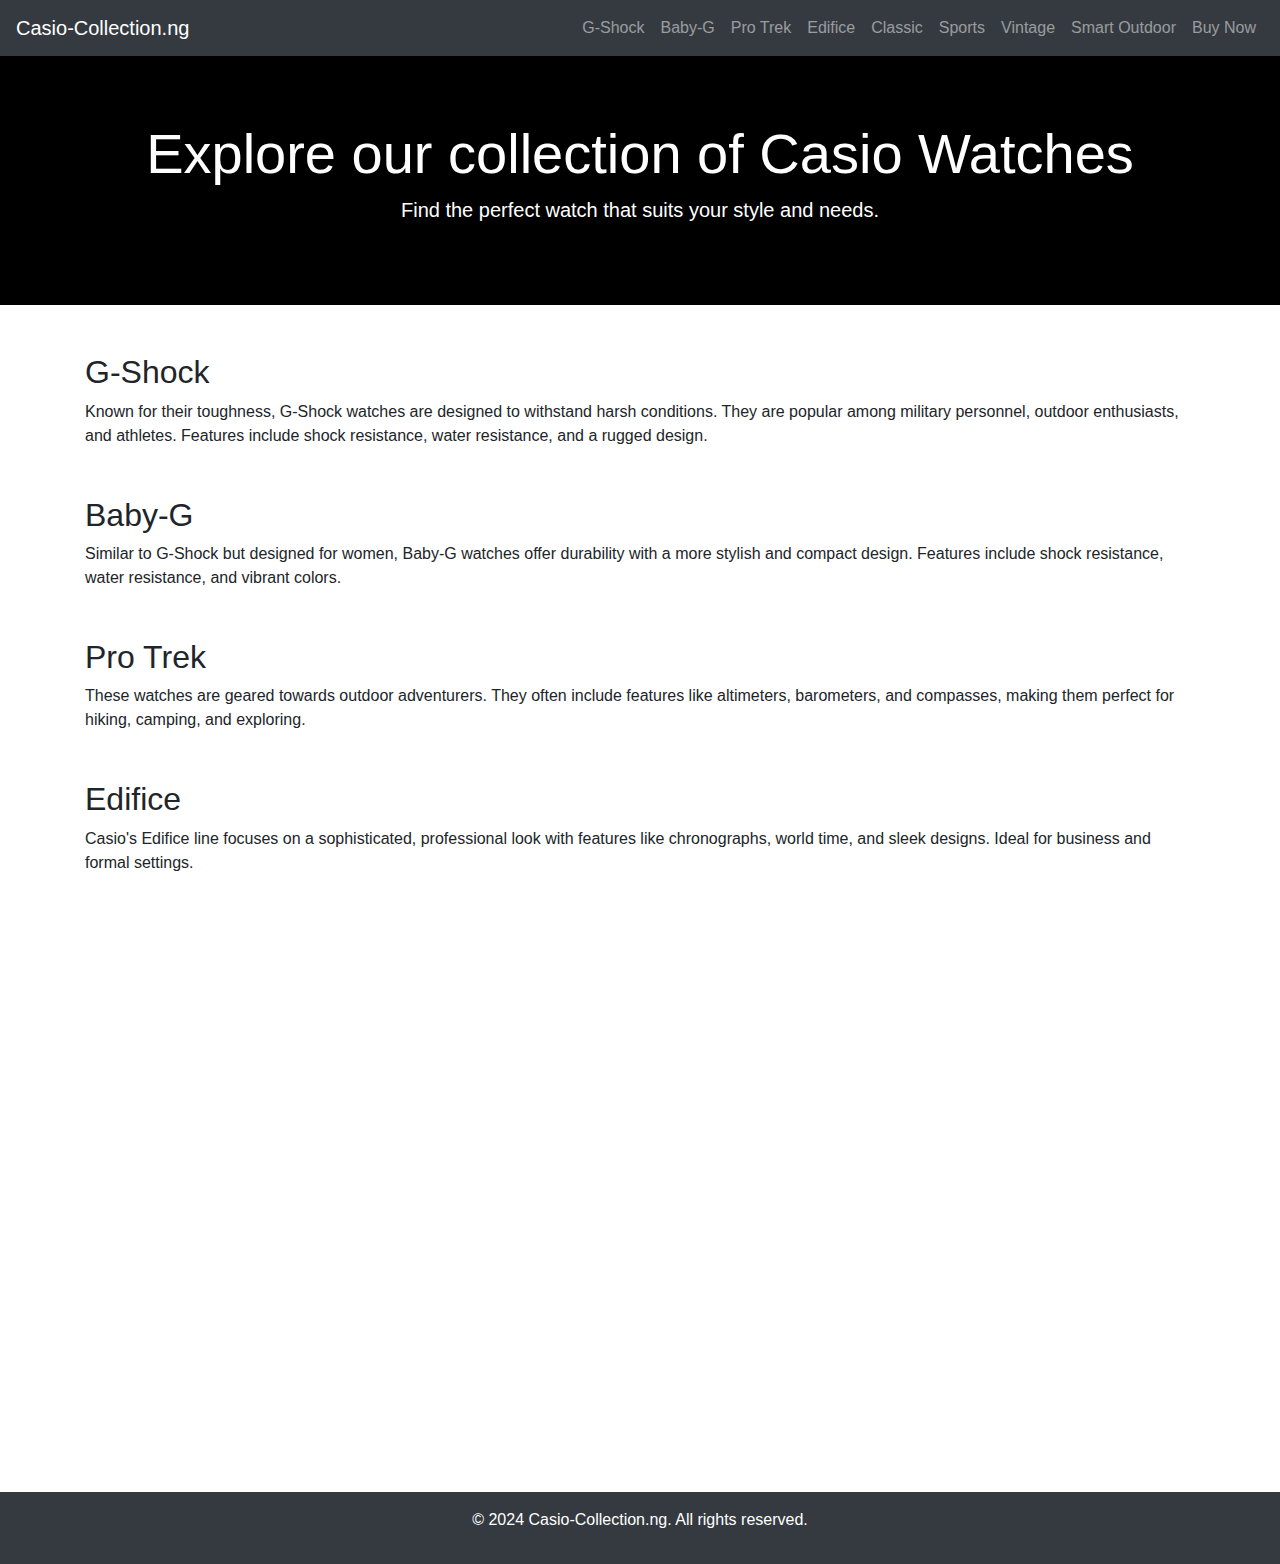
<file: index.html>
<!DOCTYPE html>
<html lang="en">
  <head>
    <meta charset="UTF-8" />
    <meta name="viewport" content="width=device-width, initial-scale=1.0" />
    <title>Casio-Collection.ng</title>
    <link
      rel="stylesheet"
      href="https://maxcdn.bootstrapcdn.com/bootstrap/4.5.2/css/bootstrap.min.css"
    />
    <link rel="stylesheet" href="styles.css" />
  </head>
  <body>
    <nav class="navbar navbar-expand-lg navbar-dark bg-dark">
      <a class="navbar-brand" href="#">Casio-Collection.ng</a>
      <button
        class="navbar-toggler"
        type="button"
        data-toggle="collapse"
        data-target="#navbarNav"
        aria-controls="navbarNav"
        aria-expanded="false"
        aria-label="Toggle navigation"
      >
        <span class="navbar-toggler-icon"></span>
      </button>
      <div class="collapse navbar-collapse" id="navbarNav">
        <ul class="navbar-nav ml-auto">
          <li class="nav-item">
            <a class="nav-link" href="#g-shock">G-Shock</a>
          </li>
          <li class="nav-item">
            <a class="nav-link" href="#baby-g">Baby-G</a>
          </li>
          <li class="nav-item">
            <a class="nav-link" href="#pro-trek">Pro Trek</a>
          </li>
          <li class="nav-item">
            <a class="nav-link" href="#edifice">Edifice</a>
          </li>
          <li class="nav-item">
            <a class="nav-link" href="#classic">Classic</a>
          </li>
          <li class="nav-item">
            <a class="nav-link" href="#sports">Sports</a>
          </li>
          <li class="nav-item">
            <a class="nav-link" href="#vintage">Vintage</a>
          </li>
          <li class="nav-item">
            <a class="nav-link" href="#smart-outdoor">Smart Outdoor</a>
          </li>
          <li class="nav-item">
            <a class="nav-link" href="Purchase-page.html">Buy Now</a>
          </li>
        </ul>
      </div>
    </nav>

    <header
      class="jumbotron jumbotron-fluid text-white text-center"
      style="background-color: black"
    >
      <div class="container">
        <h1 class="display-4">Explore our collection of Casio Watches</h1>
        <p class="lead">
          Find the perfect watch that suits your style and needs.
        </p>
      </div>
    </header>

    <main class="container" ;>
      <section id="g-shock" class="my-5">
        <h2>G-Shock</h2>
        <p>
          Known for their toughness, G-Shock watches are designed to withstand
          harsh conditions. They are popular among military personnel, outdoor
          enthusiasts, and athletes. Features include shock resistance, water
          resistance, and a rugged design.
        </p>
      </section>
      <section id="baby-g" class="my-5">
        <h2>Baby-G</h2>
        <p>
          Similar to G-Shock but designed for women, Baby-G watches offer
          durability with a more stylish and compact design. Features include
          shock resistance, water resistance, and vibrant colors.
        </p>
      </section>
      <section id="pro-trek" class="my-5">
        <h2>Pro Trek</h2>
        <p>
          These watches are geared towards outdoor adventurers. They often
          include features like altimeters, barometers, and compasses, making
          them perfect for hiking, camping, and exploring.
        </p>
      </section>
      <section id="edifice" class="my-5">
        <h2>Edifice</h2>
        <p>
          Casio's Edifice line focuses on a sophisticated, professional look
          with features like chronographs, world time, and sleek designs. Ideal
          for business and formal settings.
        </p>
      </section>
      <section id="classic" class="my-5">
        <h2>Casio Classic</h2>
        <p>
          These are simple, reliable watches that often come with basic features
          like alarms, stopwatches, and LED lights. Known for their
          affordability and classic design, perfect for everyday wear.
        </p>
      </section>
      <section id="sports" class="my-5">
        <h2>Casio Sports</h2>
        <p>
          Designed for athletes, these watches often include features like
          timers, lap counters, and water resistance, helping you track your
          performance and achieve your fitness goals.
        </p>
      </section>
      <section id="vintage" class="my-5">
        <h2>Casio Vintage</h2>
        <p>
          Featuring retro designs, these watches are inspired by Casio's classic
          models from the past. Perfect for those who appreciate a nostalgic
          touch with modern functionality.
        </p>
      </section>
      <section id="smart-outdoor" class="my-5">
        <h2>Smart Outdoor Watch</h2>
        <p>
          Casio's smartwatches, often equipped with Android Wear, offer advanced
          features for outdoor activities, including GPS, fitness tracking, and
          weather information.
        </p>
      </section>
    </main>

    <footer class="bg-dark text-white text-center py-3">
      <p>&copy; 2024 Casio-Collection.ng. All rights reserved.</p>
    </footer>

    <script src="https://code.jquery.com/jquery-3.5.1.slim.min.js"></script>
    <script src="https://cdn.jsdelivr.net/npm/@popperjs/core@2.9.3/dist/umd/popper.min.js"></script>
    <script src="https://maxcdn.bootstrapcdn.com/bootstrap/4.5.2/js/bootstrap.min.js"></script>
    <script src="scripts.js"></script>
  </body>
</html>
</file>
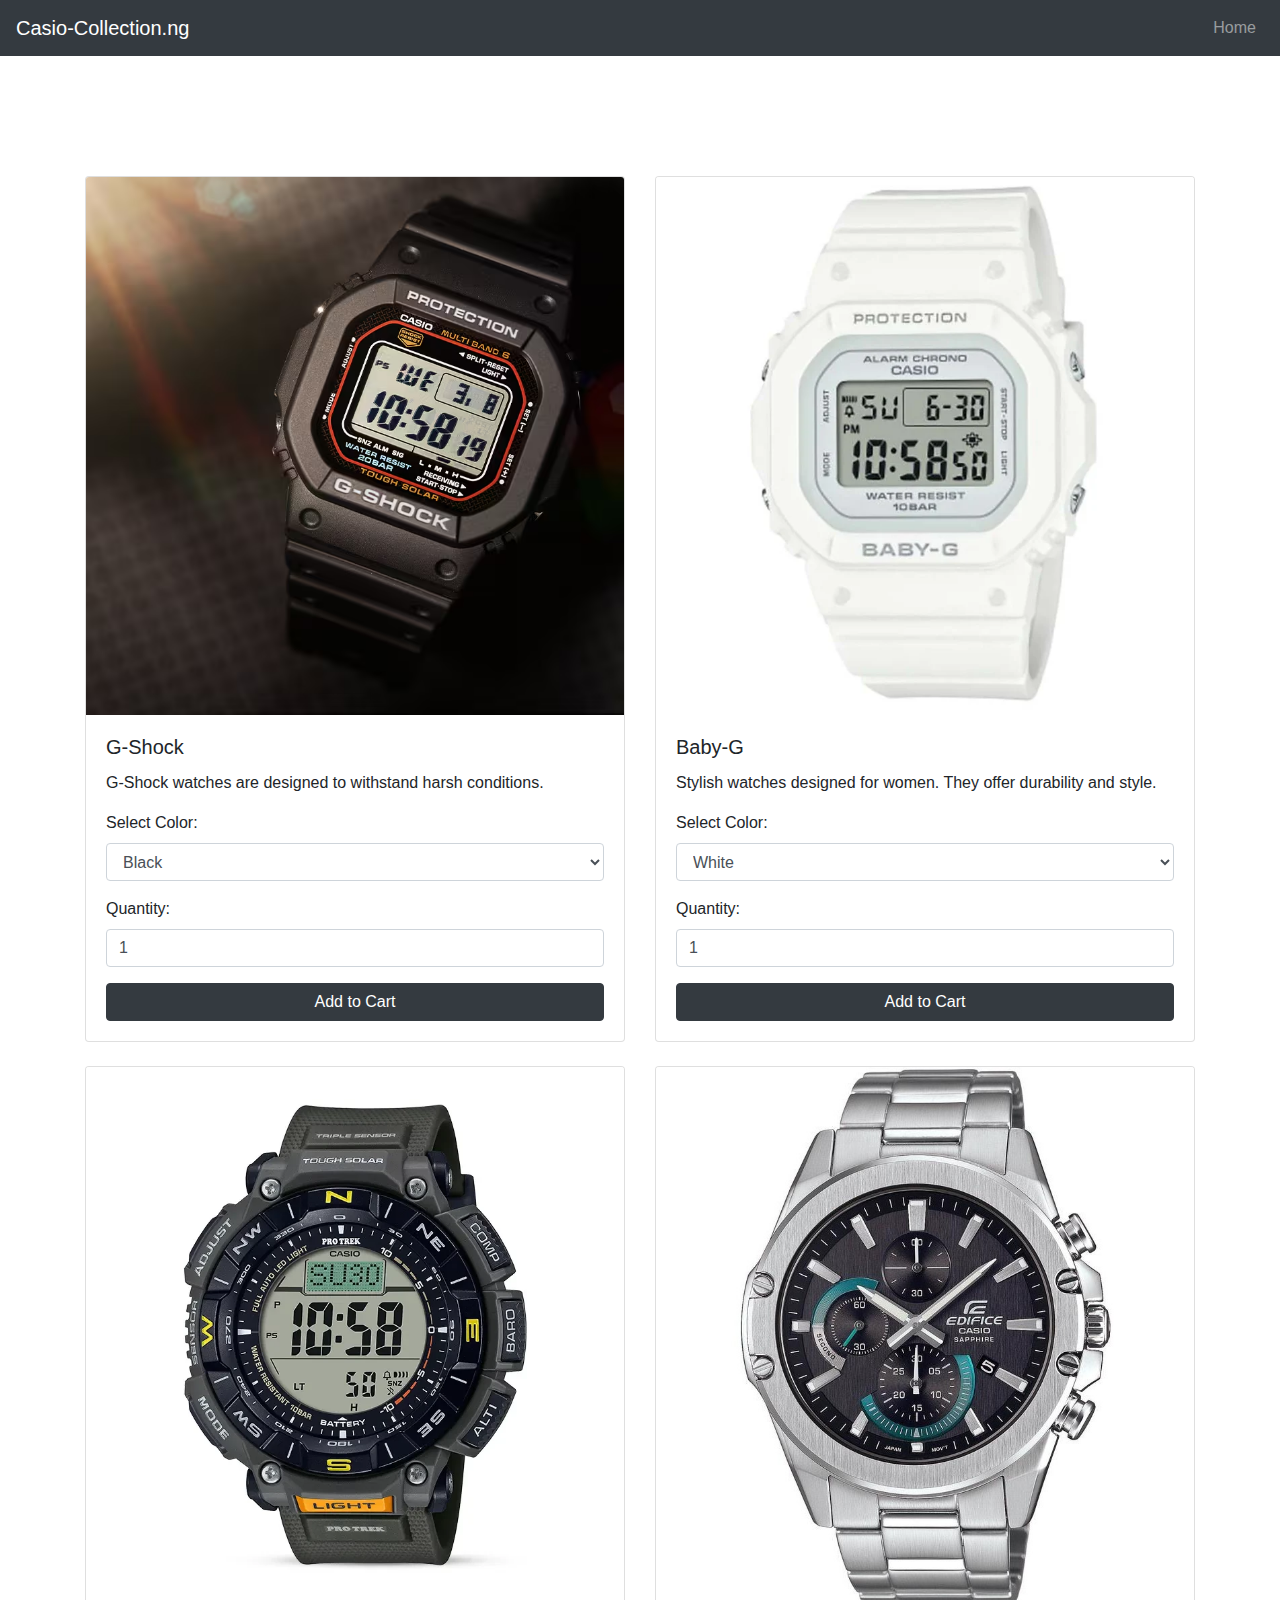
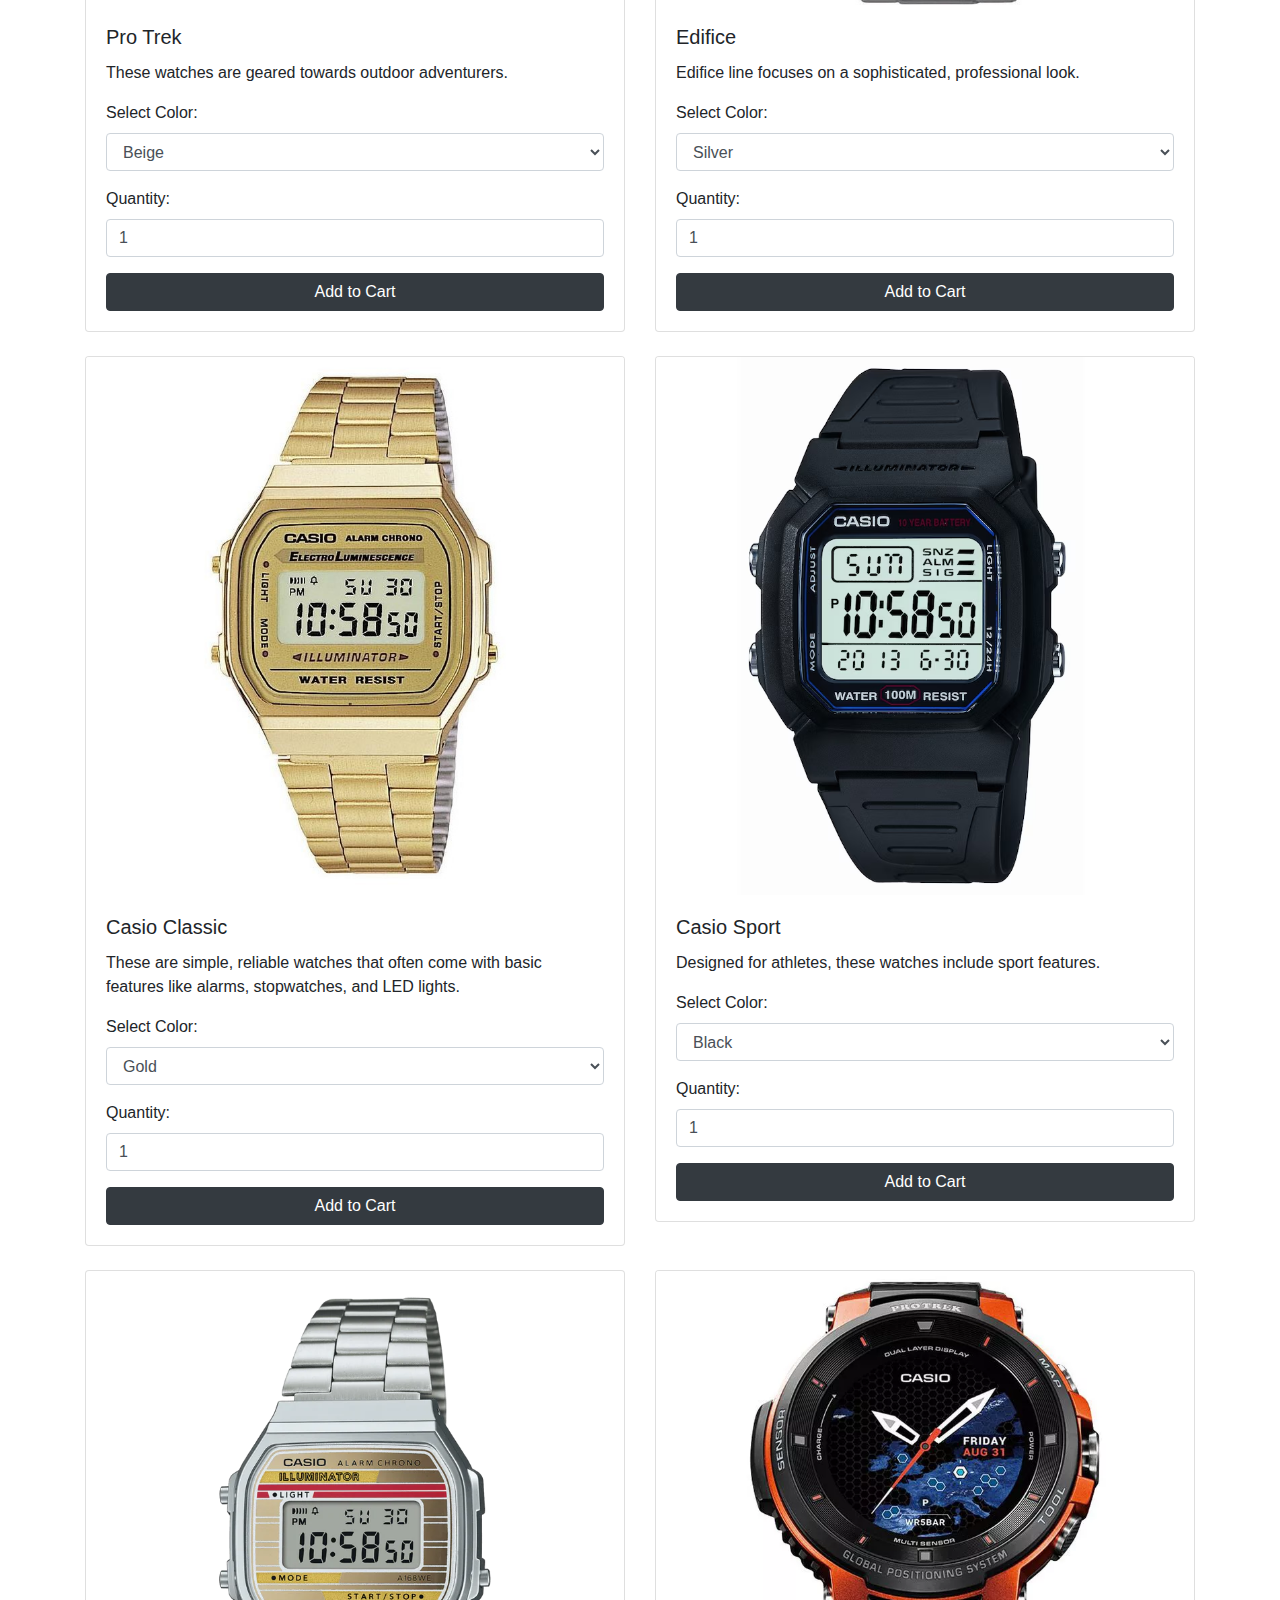
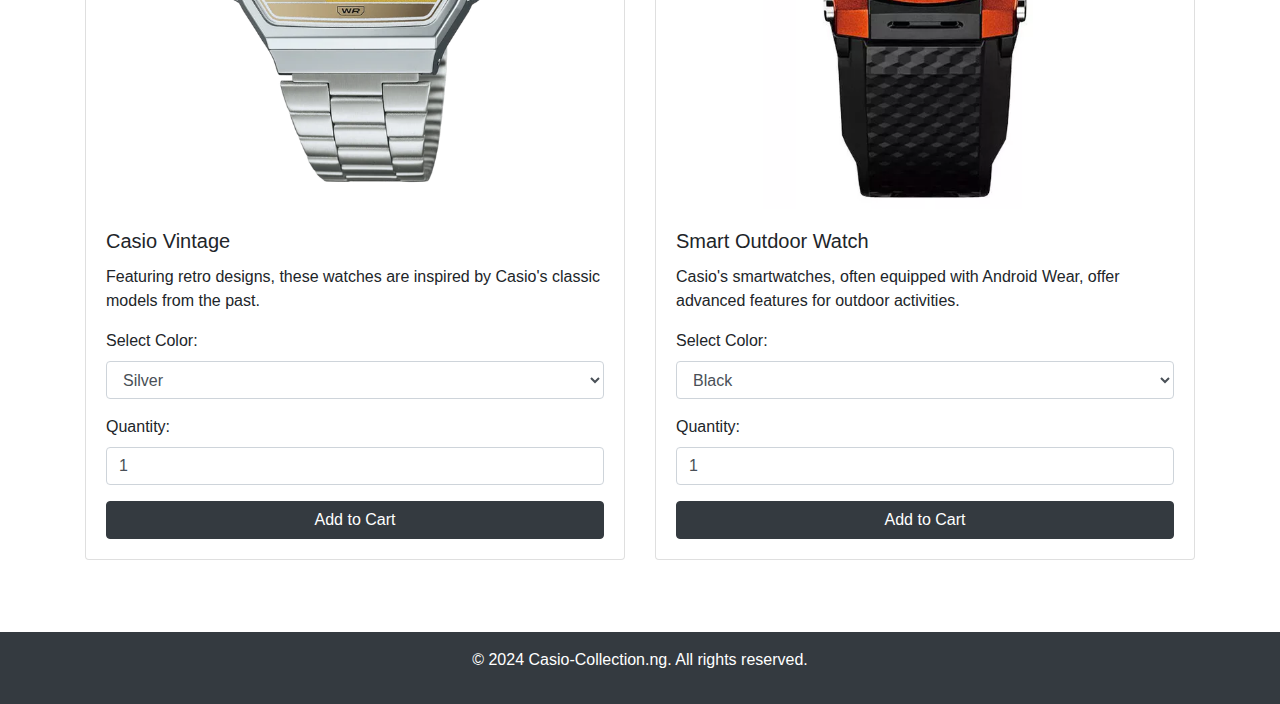
<file: Purchase-page.html>
<!DOCTYPE html>
<html lang="en">
  <head>
    <meta charset="UTF-8" />
    <meta name="viewport" content="width=device-width, initial-scale=1.0" />
    <title>Purchase-page</title>
    <link
      rel="stylesheet"
      href="https://maxcdn.bootstrapcdn.com/bootstrap/4.5.2/css/bootstrap.min.css"
    />
    
  </head>
  <body>
    <nav class="navbar navbar-expand-lg navbar-dark bg-dark">
      <a class="navbar-brand" href="index.html">Casio-Collection.ng</a>
      <button
        class="navbar-toggler"
        type="button"
        data-toggle="collapse"
        data-target="#navbarNav"
        aria-controls="navbarNav"
        aria-expanded="false"
        aria-label="Toggle navigation"
      >
        <span class="navbar-toggler-icon"></span>
      </button>
      <div class="collapse navbar-collapse" id="navbarNav">
        <ul class="navbar-nav ml-auto">
          <li class="nav-item">
            <a class="nav-link" href="index.html">Home</a>
          </li>
        </ul>
      </div>
    </nav>

    <div class="container my-5">
      <h1 class="text-center text-white mb-4">Our Casio Watches</h1>
      <div class="row">
        <div class="col-md-6 mb-4">
          <div class="card">
            <img
              src="images/g-shock.avif"
              class="card-img-top"
              alt="G-Shock"
            />
            <div class="card-body">
              <h5 class="card-title">G-Shock</h5>
              <p class="card-text">
                G-Shock watches are designed to withstand harsh conditions.
              </p>
              <div class="form-group">
                <label for="colorSelectGShock">Select Color:</label>
                <select class="form-control" id="colorSelectGShock">
                  <option>Black</option>
                  <option>Red</option>
                  <option>Blue</option>
                </select>
              </div>
              <div class="form-group">
                <label for="quantity">Quantity:</label>
                <input
                  type="number"
                  class="form-control"
                  id="quantity"
                  value="1"
                  min="1"
                />
              </div>
              <button class="btn btn-dark btn-block">Add to Cart</button>
            </div>
          </div>
        </div>

        <div class="col-md-6 mb-4">
          <div class="card">
            <img
              src="images/babyg.webp"
              class="card-img-top"
              alt="Baby-G"
            />
            <div class="card-body">
              <h5 class="card-title">Baby-G</h5>
              <p class="card-text">
                Stylish watches designed for women. They offer durability and style.
              </p>
              <div class="form-group">
                <label for="colorSelectBabyG">Select Color:</label>
                <select class="form-control" id="colorSelectBabyG">
                  <option>White</option>
                  <option>Pink</option>
                  <option>Blue</option>
                </select>
              </div>
              <div class="form-group">
                <label for="quantity">Quantity:</label>
                <input
                  type="number"
                  class="form-control"
                  id="quantity"
                  value="1"
                  min="1"
                />
              </div>
              <button class="btn btn-dark btn-block">Add to Cart</button>
            </div>
          </div>
        </div>

        <div class="col-md-6 mb-4">
          <div class="card">
            <img
              src="images/ptrtrek.webp"
              class="card-img-top"
              alt="G-Shock"
            />
            <div class="card-body">
              <h5 class="card-title">Pro Trek</h5>
              <p class="card-text">
                These watches are geared towards outdoor adventurers.
              </p>
              <div class="form-group">
                <label for="colorSelectGShock">Select Color:</label>
                <select class="form-control" id="colorSelectGShock">
                  <option>Beige</option>
                  <option>Silver</option>
                  <option>Black</option>
                </select>
              </div>
              <div class="form-group">
                <label for="quantity">Quantity:</label>
                <input
                  type="number"
                  class="form-control"
                  id="quantity"
                  value="1"
                  min="1"
                />
              </div>
              <button class="btn btn-dark btn-block">Add to Cart</button>
            </div>
          </div>
        </div>

        <div class="col-md-6 mb-4">
          <div class="card">
            <img
              src="images/edifice.jpg"
              class="card-img-top"
              alt="G-Shock"
            />
            <div class="card-body">
              <h5 class="card-title">Edifice</h5>
              <p class="card-text">
                Edifice line focuses on a sophisticated, professional look.
              </p>
              <div class="form-group">
                <label for="colorSelectGShock">Select Color:</label>
                <select class="form-control" id="colorSelectGShock">
                  <option>Silver</option>
                  <option>Black</option>
                  <option>Graphite</option>
                </select>
              </div>
              <div class="form-group">
                <label for="quantity">Quantity:</label>
                <input
                  type="number"
                  class="form-control"
                  id="quantity"
                  value="1"
                  min="1"
                />
              </div>
              <button class="btn btn-dark btn-block">Add to Cart</button>
            </div>
          </div>
        </div>

        <div class="col-md-6 mb-4">
          <div class="card">
            <img
              src="images/classics.jpg"
              class="card-img-top"
              alt="G-Shock"
            />
            <div class="card-body">
              <h5 class="card-title">Casio Classic</h5>
              <p class="card-text">
             These are simple, reliable watches that often come with basic features like alarms, stopwatches, and LED lights.
              </p>
              <div class="form-group">
                <label for="colorSelectGShock">Select Color:</label>
                <select class="form-control" id="colorSelectGShock">
                  <option>Gold</option>
                  <option>Silver</option>
                  <option>Blue</option>
                </select>
              </div>
              <div class="form-group">
                <label for="quantity">Quantity:</label>
                <input
                  type="number"
                  class="form-control"
                  id="quantity"
                  value="1"
                  min="1"
                />
              </div>
              <button class="btn btn-dark btn-block">Add to Cart</button>
            </div>
          </div>
        </div>

        <div class="col-md-6 mb-4">
          <div class="card">
            <img
              src="images/sport.avif"
              class="card-img-top"
              alt="Casio-Sport"
            />
            <div class="card-body">
              <h5 class="card-title">Casio Sport</h5>
              <p class="card-text">
                Designed for athletes, these watches include sport features.
              </p>
              <div class="form-group">
                <label for="colorSelectGShock">Select Color:</label>
                <select class="form-control" id="colorSelectGShock">
                  <option>Black</option>
                  <option>White</option>
                  <option>Green</option>
                </select>
              </div>
                <div class="form-group">
                  <label for="quantity">Quantity:</label>
                  <input
                    type="number"
                    class="form-control"
                    id="quantity"
                    value="1"
                    min="1"
                  />
                </div>
              
              <button class="btn btn-dark btn-block">Add to Cart</button>
            </div>
          </div>
        </div>

        <div class="col-md-6 mb-4">
          <div class="card">
            <img
              src="images/vintage.webp"
              class="card-img-top"
              alt="G-Shock"
            />
            <div class="card-body">
              <h5 class="card-title">Casio Vintage</h5>
              <p class="card-text">
                Featuring retro designs, these watches are inspired by Casio's
                classic models from the past.
              </p>
              <div class="form-group">
                <label for="colorSelectGShock">Select Color:</label>
                <select class="form-control" id="colorSelectGShock">
                  <option>Silver</option>
                  <option>Gold</option>
                </select>
              </div>

              <div class="form-group">
                <label for="quantity">Quantity:</label>
                <input
                  type="number"
                  class="form-control"
                  id="quantity"
                  value="1"
                  min="1"
                />
              </div>

              <button class="btn btn-dark btn-block">Add to Cart</button>
            </div>
          </div>
        </div>

        <div class="col-md-6 mb-4">
          <div class="card">
            <img
              src="images/Smart.webp"
              class="card-img-top"
              alt="G-Shock"
            />
            <div class="card-body">
              <h5 class="card-title">Smart Outdoor Watch</h5>
              <p class="card-text">
                Casio's smartwatches, often equipped with Android Wear, offer advanced features for outdoor activities.
              </p>
              <div class="form-group">
                <label for="colorSelectGShock">Select Color:</label>
                <select class="form-control" id="colorSelectGShock">
                  <option>Black</option>
                  <option>Red</option>
                  <option>Green</option>
                </select>
              </div>
              <div class="form-group">
                <label for="quantity">Quantity:</label>
                <input
                  type="number"
                  class="form-control"
                  id="quantity"
                  value="1"
                  min="1"
                />
              </div>
              <button class="btn btn-dark btn-block">Add to Cart</button>
            </div>
          </div>
        </div>
      </div>
    </div>

    <footer class="bg-dark text-white text-center py-3">
      <p>&copy; 2024 Casio-Collection.ng. All rights reserved.</p>
    </footer>

    <script src="https://code.jquery.com/jquery-3.5.1.slim.min.js"></script>
    <script src="https://cdn.jsdelivr.net/npm/@popperjs/core@2.9.3/dist/umd/popper.min.js"></script>
    <script src="https://maxcdn.bootstrapcdn.com/bootstrap/4.5.2/js/bootstrap.min.js"></script>
  </body>
</html>
</file>
<file: styles.css>
body {
    font-family: Arial, sans-serif;
    margin: 0;
    padding: 0;
    box-sizing: border-box;
}

header.jumbotron {
    background-size: cover;
    background-position: center;
}

section {
    opacity: 0;
    transform: translateY(20px);
    transition: opacity 0.6s, transform 0.6s;
}

section.fade-in {
    opacity: 1;
    transform: translateY(0);
}
section {
    opacity: 0;
    transform: translateY(20px);
    transition: opacity 0
}
</file>
